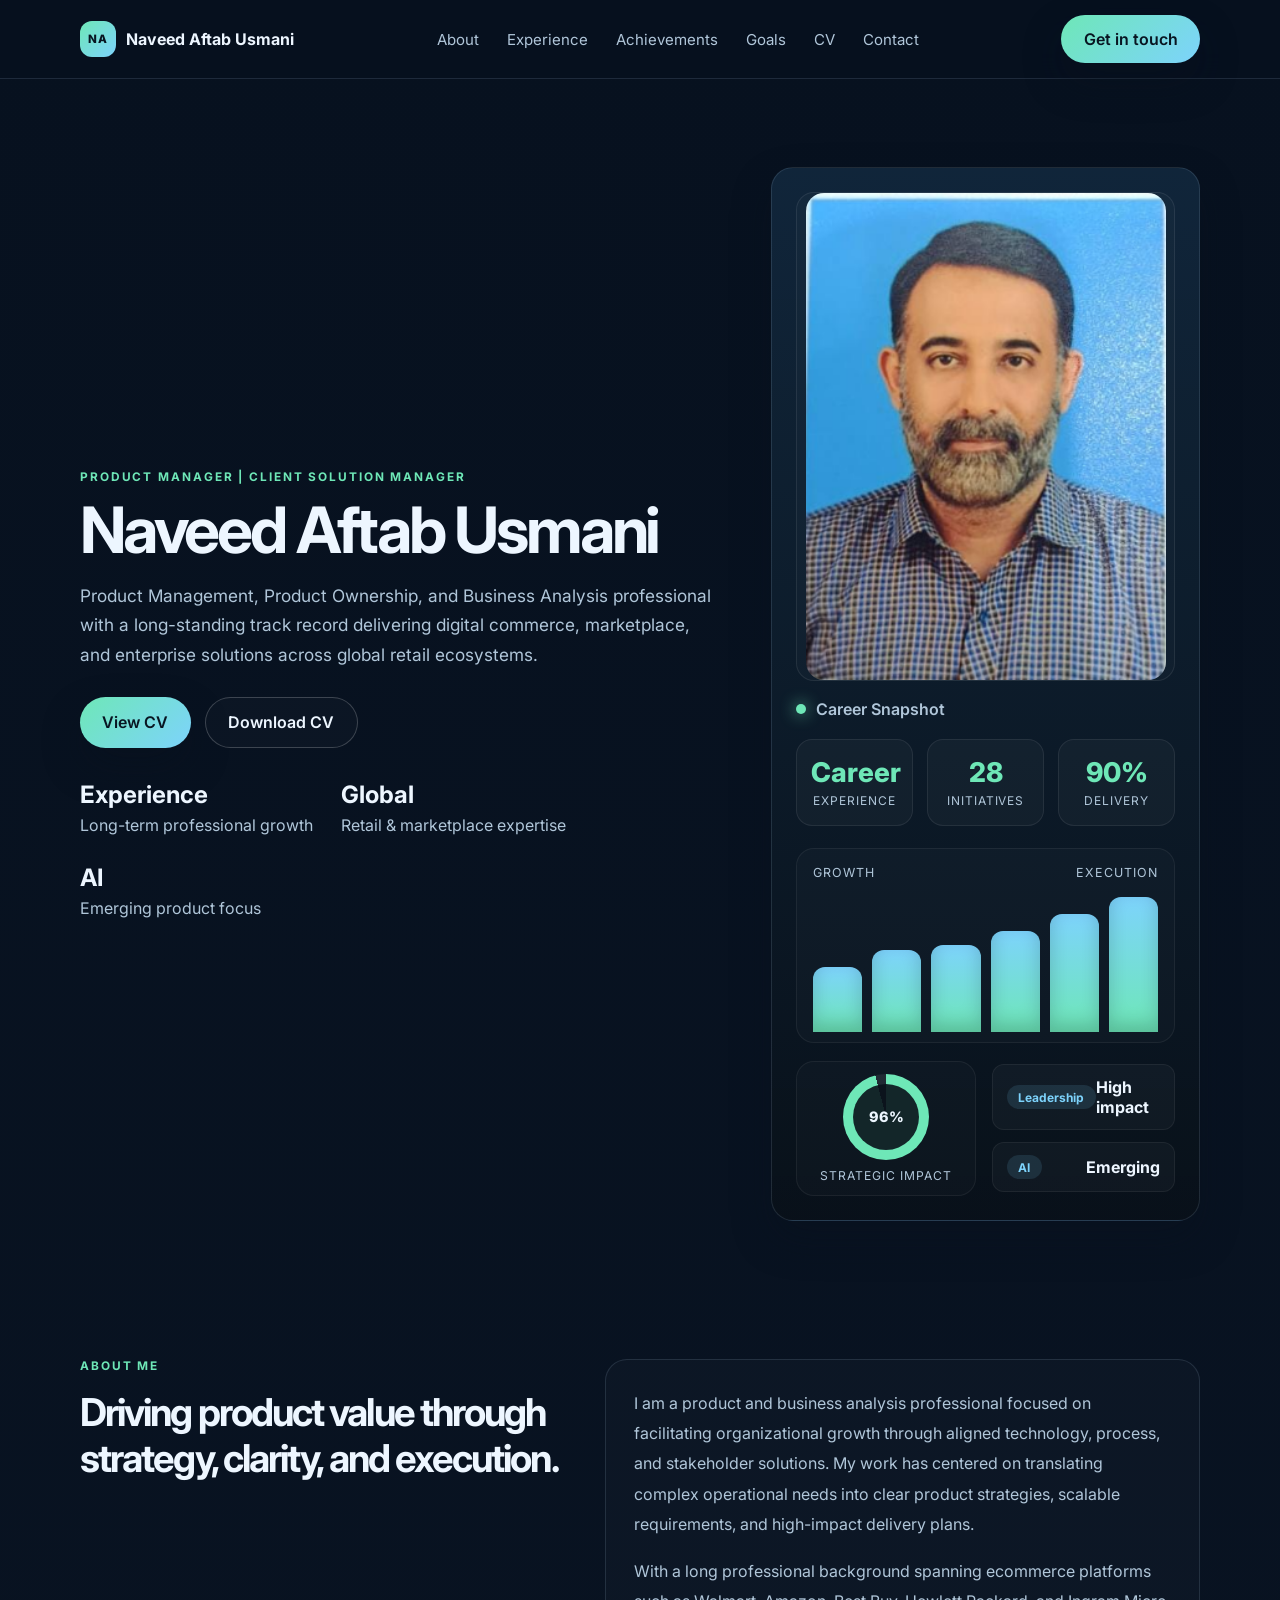
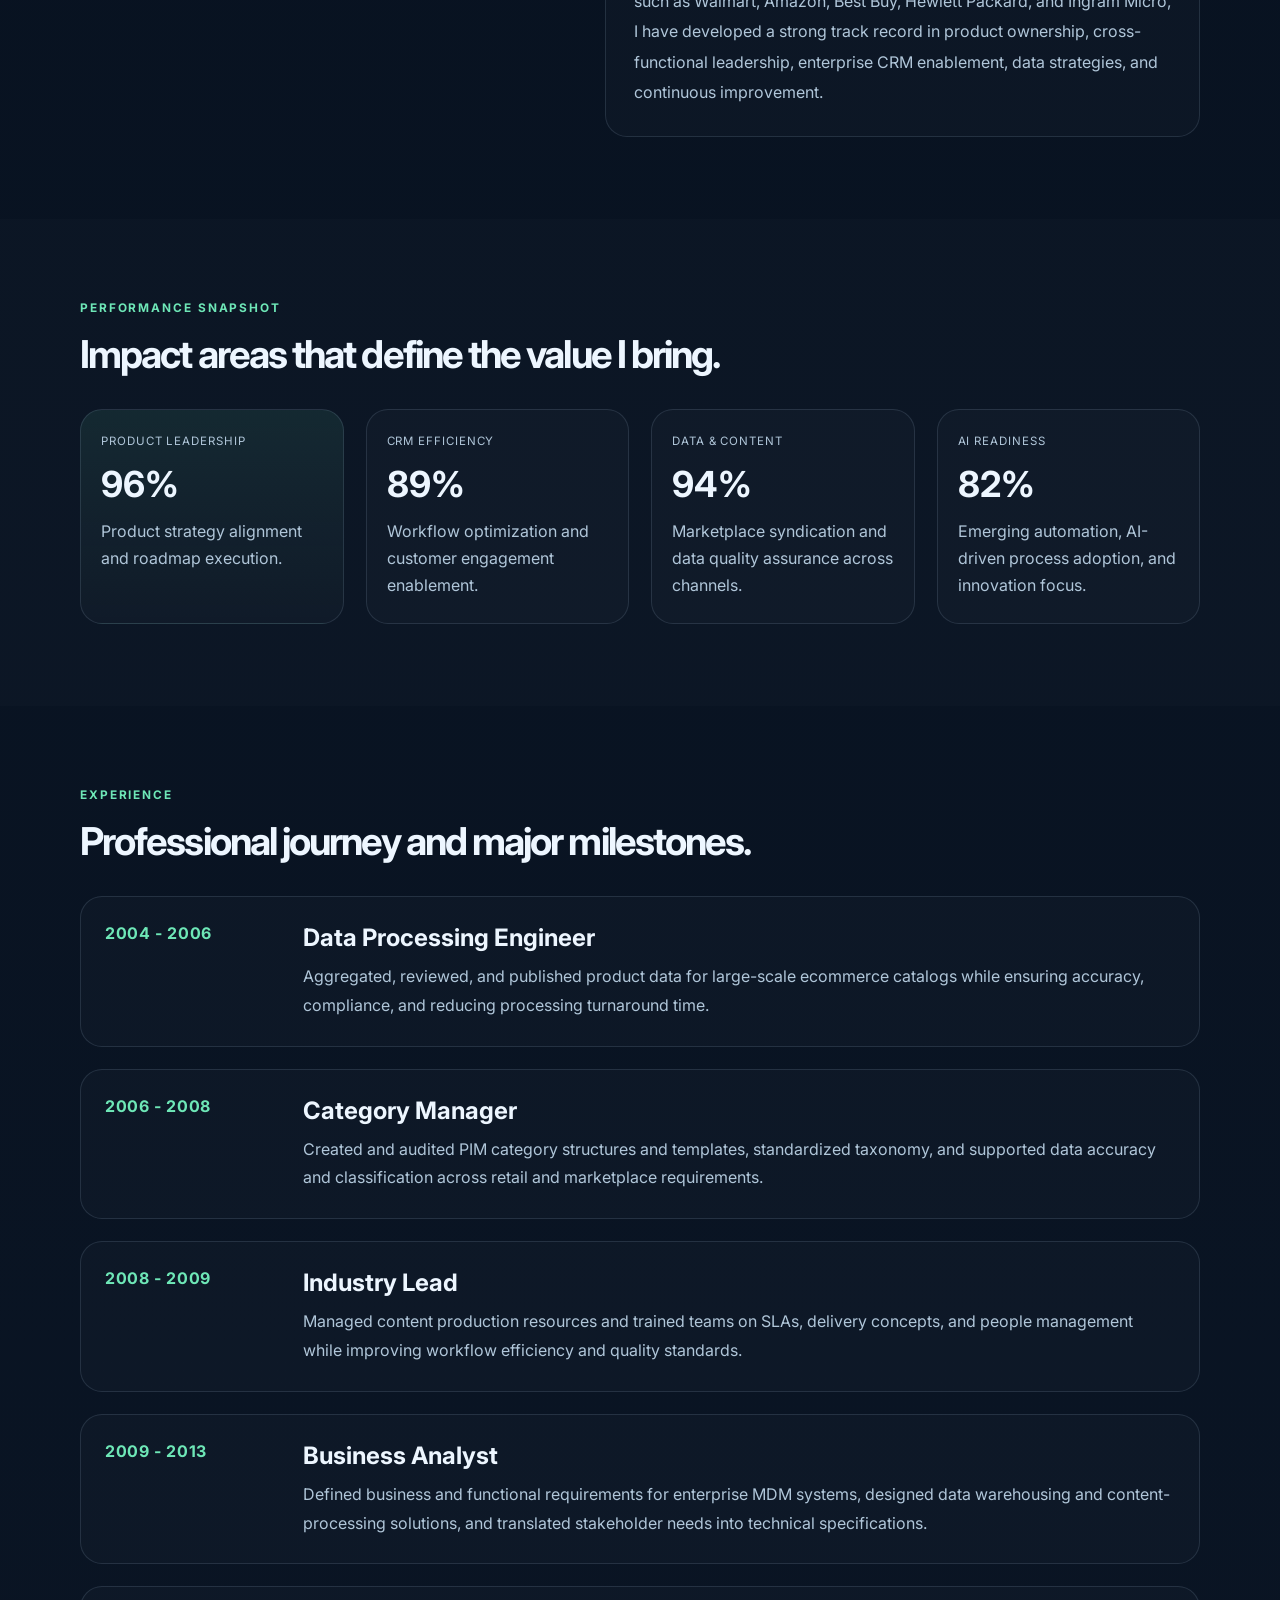
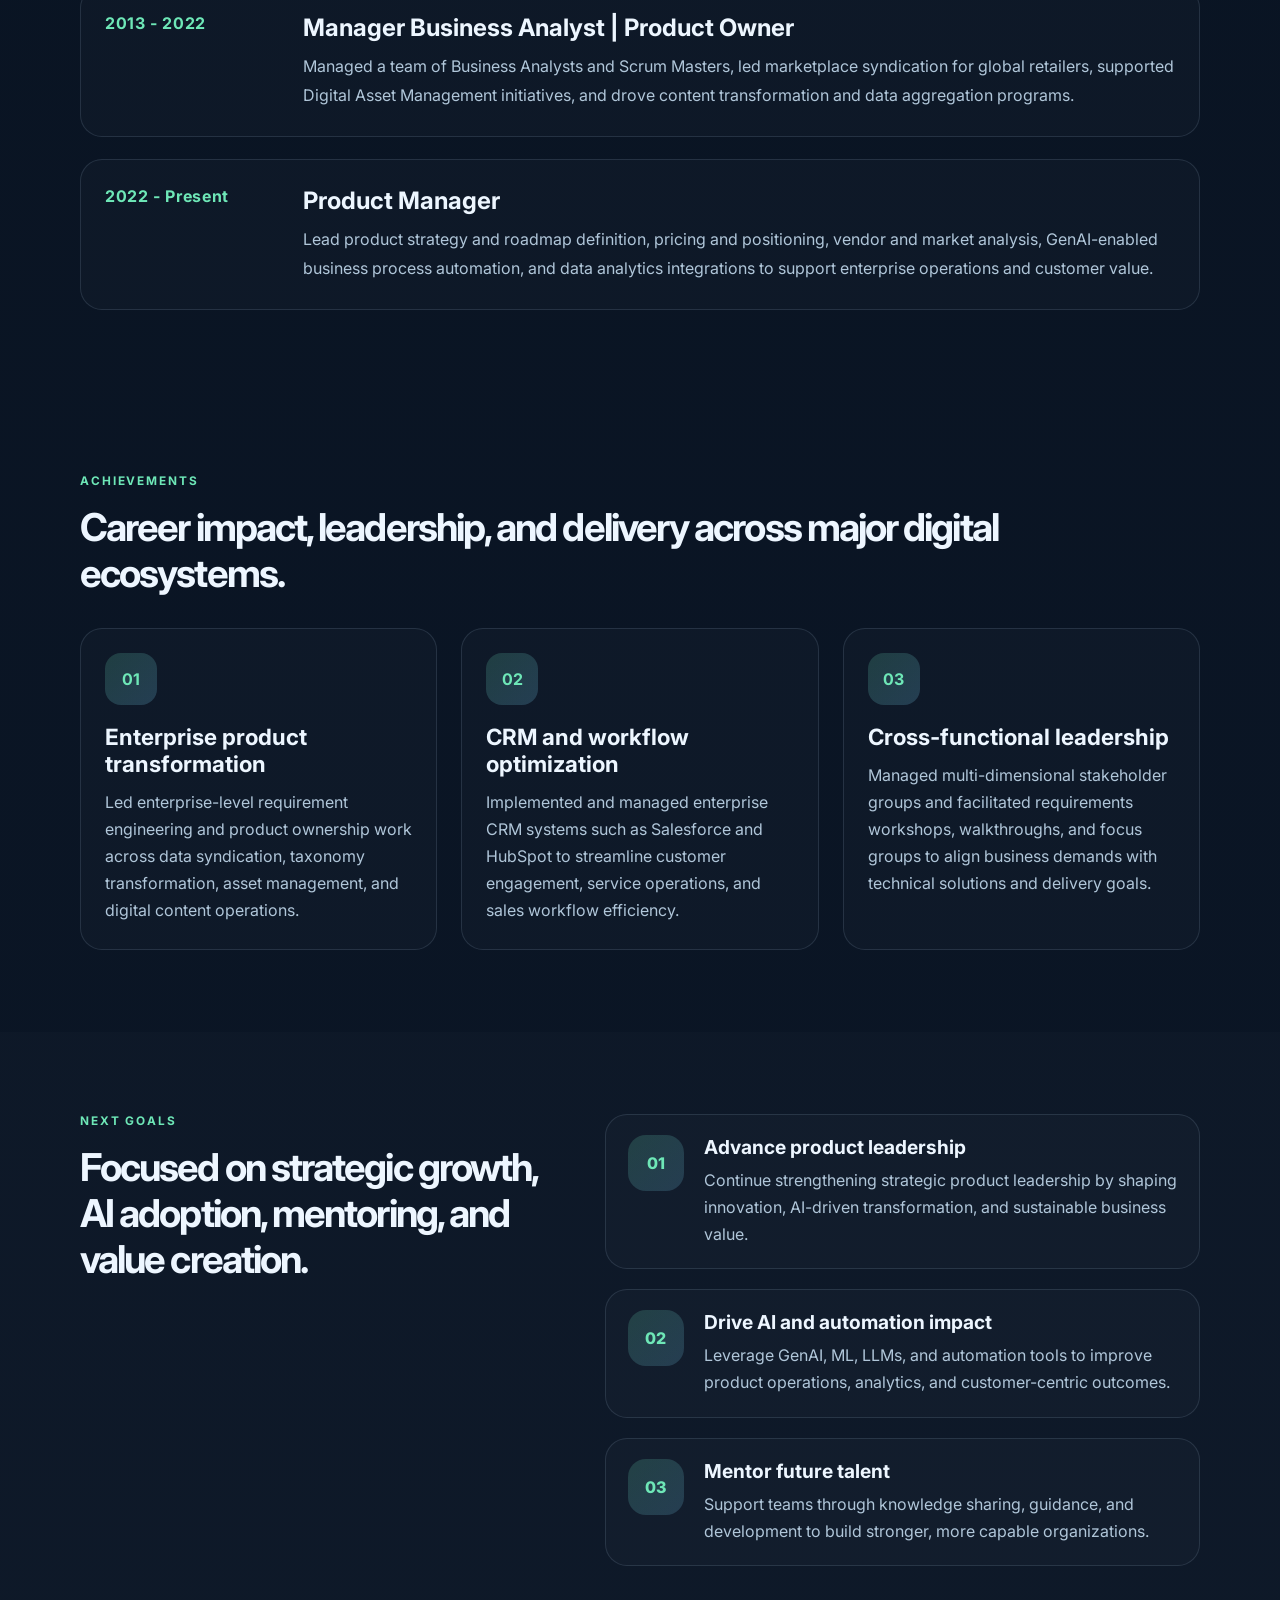
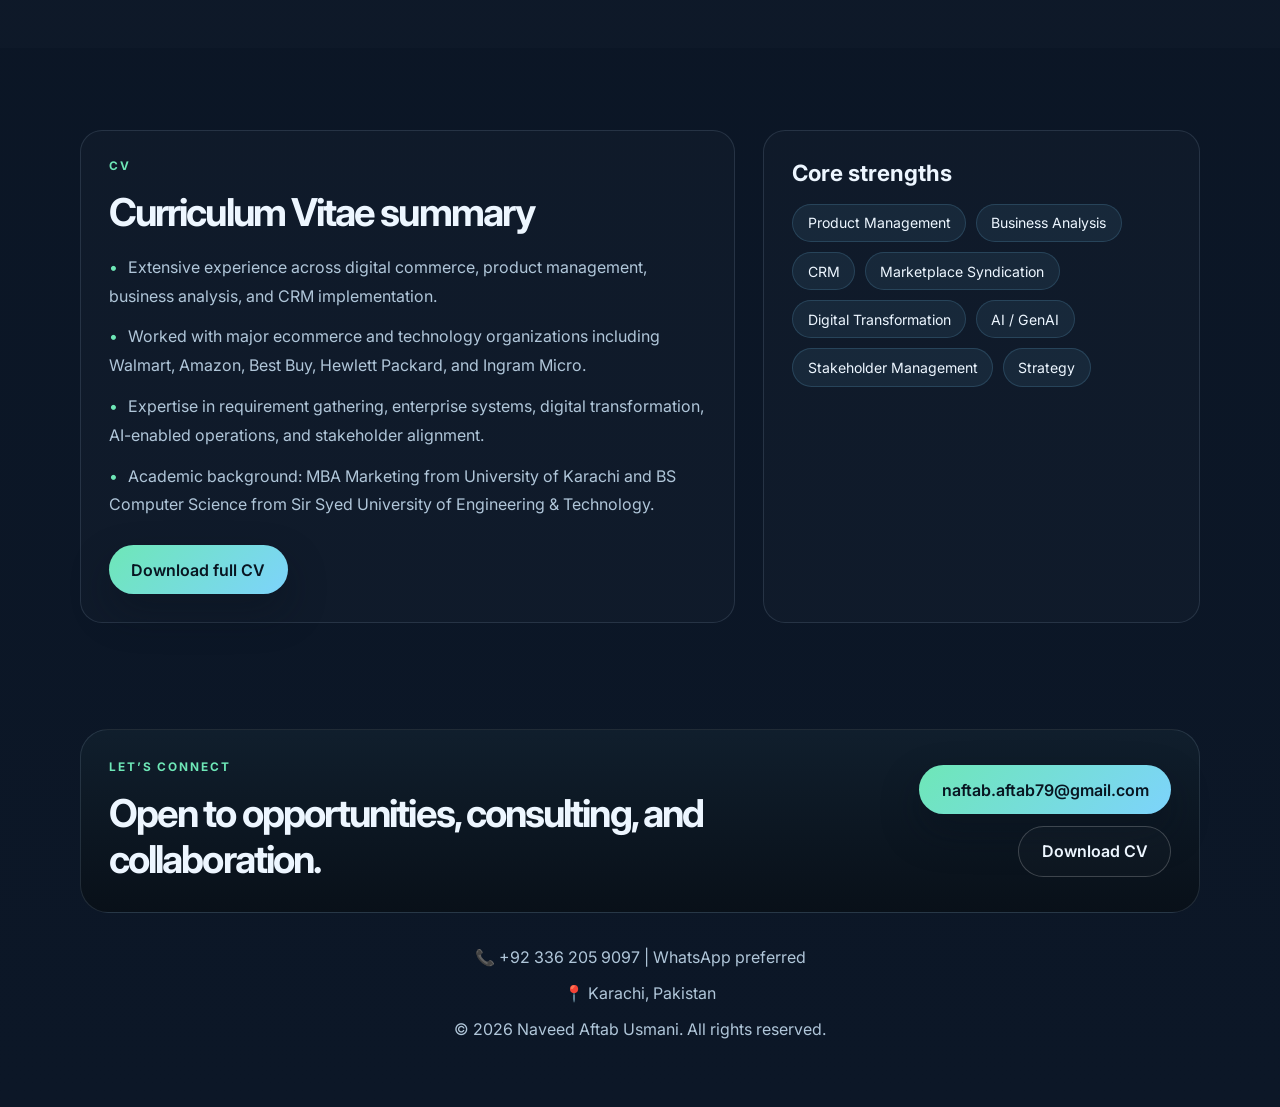
<file: index.html>
<!DOCTYPE html>
<html lang="en">
  <head>
    <meta charset="UTF-8" />
    <meta name="viewport" content="width=device-width, initial-scale=1.0" />
    <title>Naveed Aftab Usmani | Portfolio</title>
    <meta
      name="description"
      content="Portfolio of Naveed Aftab Usmani, Product Manager and Client Solution Manager, highlighting strategic leadership, business analysis, digital commerce, and growth."
    />
    <link rel="preconnect" href="https://fonts.googleapis.com" />
    <link rel="preconnect" href="https://fonts.gstatic.com" crossorigin />
    <link
      href="https://fonts.googleapis.com/css2?family=Inter:wght@400;500;600;700;800&display=swap"
      rel="stylesheet"
    />
    <link rel="stylesheet" href="styles.css" />
  </head>
  <body>
    <header class="site-header">
      <div class="container nav">
        <div class="brand">
          <span class="brand-mark">NA</span>
          <span>Naveed Aftab Usmani</span>
        </div>
        <nav class="main-nav" aria-label="Main Navigation">
          <a href="#about">About</a>
          <a href="#experience">Experience</a>
          <a href="#achievements">Achievements</a>
          <a href="#goals">Goals</a>
          <a href="#cv">CV</a>
          <a href="#contact">Contact</a>
        </nav>
        <a class="button button-primary" href="#contact">Get in touch</a>
      </div>
    </header>

    <main>
      <section class="hero">
        <div class="container hero-grid">
          <div class="hero-copy">
            <p class="eyebrow">Product Manager | Client Solution Manager</p>
            <h1>Naveed Aftab Usmani</h1>
            <p class="subtitle">
              Product Management, Product Ownership, and Business Analysis professional with a long-standing track record delivering digital commerce, marketplace, and enterprise solutions across global retail ecosystems.
            </p>
            <div class="cta-row">
              <a class="button button-primary" href="cv.html">View CV</a>
              <a class="button button-secondary" href="naveed-aftab-usmani-cv.docx">Download CV</a>
            </div>
            <ul class="mini-stats" aria-label="Key highlights">
              <li><strong>Experience</strong><span>Long-term professional growth</span></li>
              <li><strong>Global</strong><span>Retail & marketplace expertise</span></li>
              <li><strong>AI</strong><span>Emerging product focus</span></li>
            </ul>
          </div>

          <div class="hero-panel" aria-label="Professional profile overview">
            <div class="profile-photo-wrap">
              <img
                src="assets/img_58e6139ff62143e5bf68a0953de926a1.png"
                alt="Naveed Aftab Usmani profile photo"
                class="profile-photo"
              />
            </div>

            <div class="panel-header">
              <span class="status-dot"></span>
              <span>Career Snapshot</span>
            </div>

            <div class="dashboard-grid">
              <div class="kpi-box">
                <span>Career</span>
                <small>Experience</small>
              </div>
              <div class="kpi-box">
                <span>28</span>
                <small>Initiatives</small>
              </div>
              <div class="kpi-box">
                <span>90%</span>
                <small>Delivery</small>
              </div>
            </div>

            <div class="chart-wrap" aria-label="Career performance chart">
              <div class="bar-legend">
                <span>Growth</span>
                <span>Execution</span>
              </div>
              <div class="chart-bars personal-bars" aria-hidden="true">
                <span style="height: 46%"></span>
                <span style="height: 58%"></span>
                <span style="height: 62%"></span>
                <span style="height: 72%"></span>
                <span style="height: 84%"></span>
                <span style="height: 96%"></span>
              </div>
            </div>

            <div class="bottom-metrics">
              <div class="donut-card">
                <div class="donut-chart">
                  <span>96%</span>
                </div>
                <p>Strategic impact</p>
              </div>
              <div class="mini-list compact">
                <div><span class="pill neutral">Leadership</span><strong>High impact</strong></div>
                <div><span class="pill neutral">AI</span><strong>Emerging</strong></div>
              </div>
            </div>
          </div>
        </div>
      </section>

      <section id="about" class="section">
        <div class="container two-column">
          <div class="section-intro">
            <p class="eyebrow">About me</p>
            <h2>Driving product value through strategy, clarity, and execution.</h2>
          </div>
          <div class="story-card">
            <p>
              I am a product and business analysis professional focused on facilitating organizational growth through aligned technology, process, and stakeholder solutions. My work has centered on translating complex operational needs into clear product strategies, scalable requirements, and high-impact delivery plans.
            </p>
            <p>
              With a long professional background spanning ecommerce platforms such as Walmart, Amazon, Best Buy, Hewlett Packard, and Ingram Micro, I have developed a strong track record in product ownership, cross-functional leadership, enterprise CRM enablement, data strategies, and continuous improvement.
            </p>
          </div>
        </div>
      </section>

      <section class="section alt-section">
        <div class="container">
          <div class="section-head">
            <p class="eyebrow">Performance Snapshot</p>
            <h2>Impact areas that define the value I bring.</h2>
          </div>
          <div class="stat-grid">
            <div class="stat-card accent-card">
              <span class="stat-label">Product Leadership</span>
              <strong>96%</strong>
              <p>Product strategy alignment and roadmap execution.</p>
            </div>
            <div class="stat-card">
              <span class="stat-label">CRM Efficiency</span>
              <strong>89%</strong>
              <p>Workflow optimization and customer engagement enablement.</p>
            </div>
            <div class="stat-card">
              <span class="stat-label">Data & Content</span>
              <strong>94%</strong>
              <p>Marketplace syndication and data quality assurance across channels.</p>
            </div>
            <div class="stat-card">
              <span class="stat-label">AI Readiness</span>
              <strong>82%</strong>
              <p>Emerging automation, AI-driven process adoption, and innovation focus.</p>
            </div>
          </div>
        </div>
      </section>

      <section id="experience" class="section">
        <div class="container">
          <div class="section-head">
            <p class="eyebrow">Experience</p>
            <h2>Professional journey and major milestones.</h2>
          </div>

          <div class="timeline">
            <article class="timeline-item">
              <div class="timeline-year">2004 - 2006</div>
              <div class="timeline-content">
                <h3>Data Processing Engineer</h3>
                <p>
                  Aggregated, reviewed, and published product data for large-scale ecommerce catalogs while ensuring accuracy, compliance, and reducing processing turnaround time.
                </p>
              </div>
            </article>

            <article class="timeline-item">
              <div class="timeline-year">2006 - 2008</div>
              <div class="timeline-content">
                <h3>Category Manager</h3>
                <p>
                  Created and audited PIM category structures and templates, standardized taxonomy, and supported data accuracy and classification across retail and marketplace requirements.
                </p>
              </div>
            </article>

            <article class="timeline-item">
              <div class="timeline-year">2008 - 2009</div>
              <div class="timeline-content">
                <h3>Industry Lead</h3>
                <p>
                  Managed content production resources and trained teams on SLAs, delivery concepts, and people management while improving workflow efficiency and quality standards.
                </p>
              </div>
            </article>

            <article class="timeline-item">
              <div class="timeline-year">2009 - 2013</div>
              <div class="timeline-content">
                <h3>Business Analyst</h3>
                <p>
                  Defined business and functional requirements for enterprise MDM systems, designed data warehousing and content-processing solutions, and translated stakeholder needs into technical specifications.
                </p>
              </div>
            </article>

            <article class="timeline-item">
              <div class="timeline-year">2013 - 2022</div>
              <div class="timeline-content">
                <h3>Manager Business Analyst | Product Owner</h3>
                <p>
                  Managed a team of Business Analysts and Scrum Masters, led marketplace syndication for global retailers, supported Digital Asset Management initiatives, and drove content transformation and data aggregation programs.
                </p>
              </div>
            </article>

            <article class="timeline-item">
              <div class="timeline-year">2022 - Present</div>
              <div class="timeline-content">
                <h3>Product Manager</h3>
                <p>
                  Lead product strategy and roadmap definition, pricing and positioning, vendor and market analysis, GenAI-enabled business process automation, and data analytics integrations to support enterprise operations and customer value.
                </p>
              </div>
            </article>
          </div>
        </div>
      </section>

      <section id="achievements" class="section">
        <div class="container">
          <div class="section-head">
            <p class="eyebrow">Achievements</p>
            <h2>Career impact, leadership, and delivery across major digital ecosystems.</h2>
          </div>

          <div class="card-grid three-up">
            <article class="info-card">
              <div class="icon">01</div>
              <h3>Enterprise product transformation</h3>
              <p>
                Led enterprise-level requirement engineering and product ownership work across data syndication, taxonomy transformation, asset management, and digital content operations.
              </p>
            </article>
            <article class="info-card">
              <div class="icon">02</div>
              <h3>CRM and workflow optimization</h3>
              <p>
                Implemented and managed enterprise CRM systems such as Salesforce and HubSpot to streamline customer engagement, service operations, and sales workflow efficiency.
              </p>
            </article>
            <article class="info-card">
              <div class="icon">03</div>
              <h3>Cross-functional leadership</h3>
              <p>
                Managed multi-dimensional stakeholder groups and facilitated requirements workshops, walkthroughs, and focus groups to align business demands with technical solutions and delivery goals.
              </p>
            </article>
          </div>
        </div>
      </section>

      <section id="goals" class="section alt-section">
        <div class="container goals-grid">
          <div>
            <p class="eyebrow">Next goals</p>
            <h2>Focused on strategic growth, AI adoption, mentoring, and value creation.</h2>
          </div>
          <div class="goals-list">
            <div class="goal-item">
              <span class="goal-number">01</span>
              <div>
                <h3>Advance product leadership</h3>
                <p>Continue strengthening strategic product leadership by shaping innovation, AI-driven transformation, and sustainable business value.</p>
              </div>
            </div>
            <div class="goal-item">
              <span class="goal-number">02</span>
              <div>
                <h3>Drive AI and automation impact</h3>
                <p>Leverage GenAI, ML, LLMs, and automation tools to improve product operations, analytics, and customer-centric outcomes.</p>
              </div>
            </div>
            <div class="goal-item">
              <span class="goal-number">03</span>
              <div>
                <h3>Mentor future talent</h3>
                <p>Support teams through knowledge sharing, guidance, and development to build stronger, more capable organizations.</p>
              </div>
            </div>
          </div>
        </div>
      </section>

      <section id="cv" class="section">
        <div class="container cv-layout">
          <div class="cv-card">
            <p class="eyebrow">CV</p>
            <h2>Curriculum Vitae summary</h2>
            <ul>
              <li>Extensive experience across digital commerce, product management, business analysis, and CRM implementation.</li>
              <li>Worked with major ecommerce and technology organizations including Walmart, Amazon, Best Buy, Hewlett Packard, and Ingram Micro.</li>
              <li>Expertise in requirement gathering, enterprise systems, digital transformation, AI-enabled operations, and stakeholder alignment.</li>
              <li>Academic background: MBA Marketing from University of Karachi and BS Computer Science from Sir Syed University of Engineering & Technology.</li>
            </ul>
            <a class="button button-primary" href="naveed-aftab-usmani-cv.docx">Download full CV</a>
          </div>

          <div class="skills-card">
            <h3>Core strengths</h3>
            <div class="skill-tags">
              <span>Product Management</span>
              <span>Business Analysis</span>
              <span>CRM</span>
              <span>Marketplace Syndication</span>
              <span>Digital Transformation</span>
              <span>AI / GenAI</span>
              <span>Stakeholder Management</span>
              <span>Strategy</span>
            </div>
          </div>
        </div>
      </section>
    </main>

    <footer id="contact" class="site-footer">
      <div class="container footer-inner">
        <div>
          <p class="eyebrow">Let’s connect</p>
          <h2>Open to opportunities, consulting, and collaboration.</h2>
        </div>
        <div class="footer-actions">
          <a class="button button-primary" href="mailto:naftab.aftab79@gmail.com">naftab.aftab79@gmail.com</a>
          <a class="button button-secondary" href="naveed-aftab-usmani-cv.docx">Download CV</a>
        </div>
      </div>
      <div class="container footer-meta">
        <p>📞 +92 336 205 9097 | WhatsApp preferred</p>
        <p>📍 Karachi, Pakistan</p>
        <p>© <span id="year"></span> Naveed Aftab Usmani. All rights reserved.</p>
      </div>
    </footer>

    <script src="script.js"></script>
  </body>
</html>
</file>
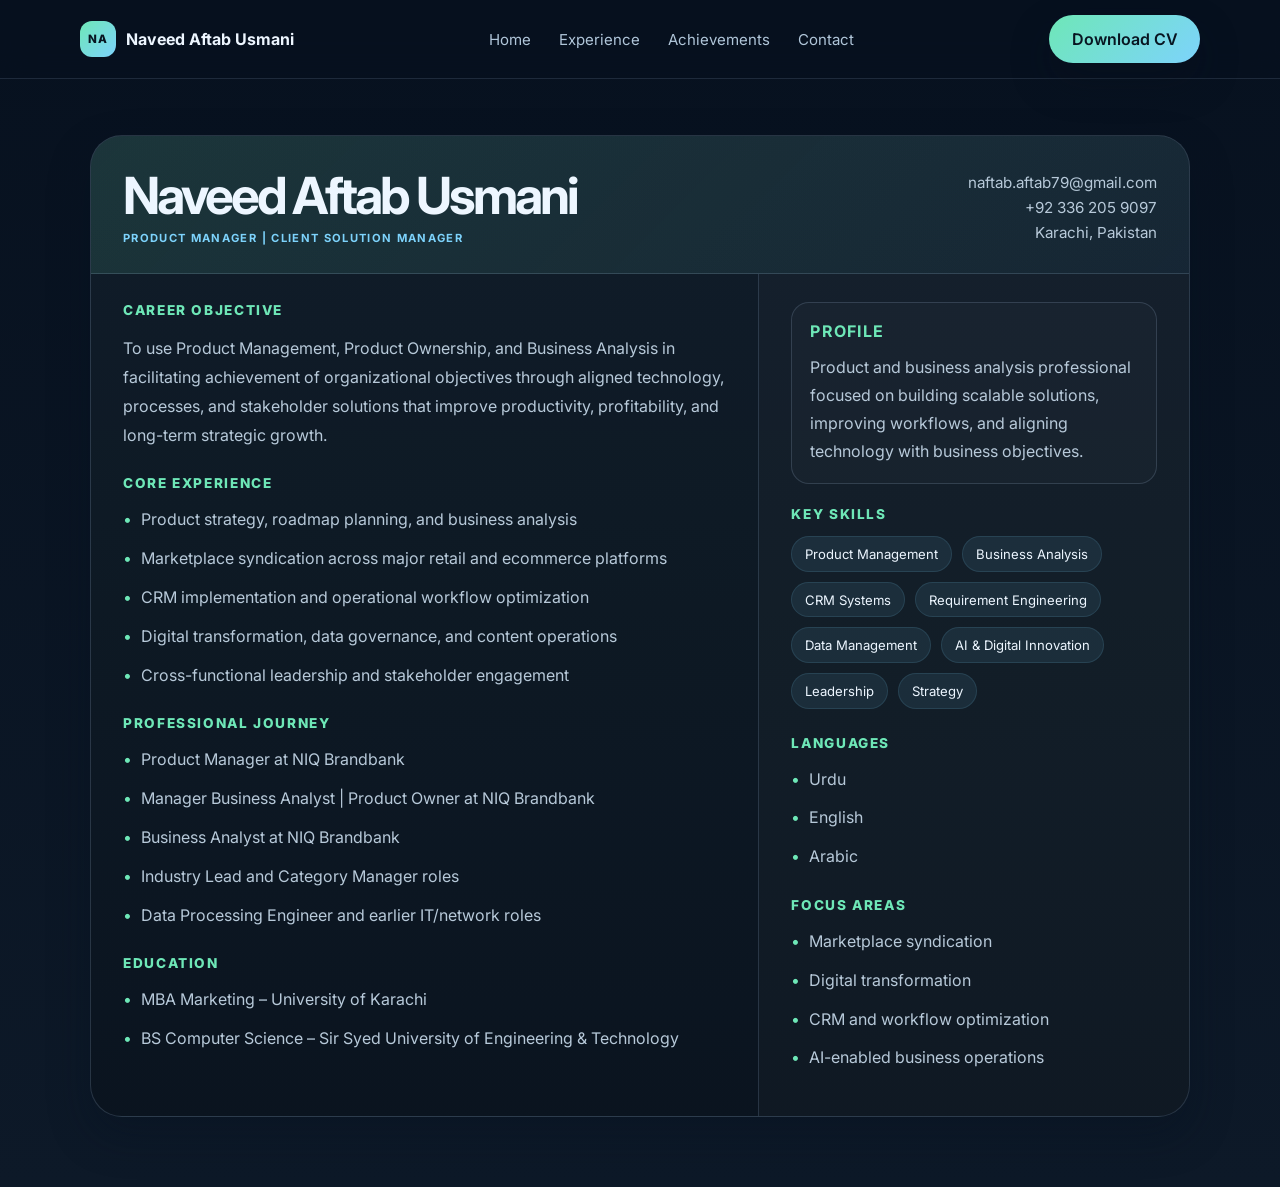
<file: cv.html>
<!DOCTYPE html>
<html lang="en">
  <head>
    <meta charset="UTF-8" />
    <meta name="viewport" content="width=device-width, initial-scale=1.0" />
    <title>Naveed Aftab Usmani | CV</title>
    <meta
      name="description"
      content="Curriculum Vitae of Naveed Aftab Usmani, Product Manager and Client Solution Manager."
    />
    <link rel="preconnect" href="https://fonts.googleapis.com" />
    <link rel="preconnect" href="https://fonts.gstatic.com" crossorigin />
    <link
      href="https://fonts.googleapis.com/css2?family=Inter:wght@400;500;600;700;800&display=swap"
      rel="stylesheet"
    />
    <link rel="stylesheet" href="styles.css" />
    <style>
      :root {
        --cv-bg: #07111f;
        --cv-panel: rgba(16, 29, 42, 0.86);
        --cv-border: rgba(174, 201, 232, 0.18);
        --cv-card: rgba(255, 255, 255, 0.025);
        --cv-text: #edf6ff;
        --cv-muted: #b7c9d9;
        --cv-accent: #7dd3fc;
        --cv-primary: #6ee7b7;
      }

      body {
        background: linear-gradient(180deg, #07111f 0%, #0d1928 100%);
      }

      .cv-page {
        padding: 56px 0 70px;
      }

      .cv-shell {
        max-width: 1100px;
        margin: 0 auto;
        background: linear-gradient(180deg, rgba(17, 30, 42, 0.96), rgba(11, 20, 31, 0.94));
        border: 1px solid var(--cv-border);
        border-radius: 32px;
        box-shadow: 0 18px 40px rgba(7, 17, 31, 0.35);
        overflow: hidden;
      }

      .cv-header {
        display: flex;
        justify-content: space-between;
        align-items: center;
        gap: 24px;
        background: linear-gradient(135deg, rgba(110, 231, 183, 0.12), rgba(125, 211, 252, 0.06));
        border-bottom: 1px solid var(--cv-border);
        padding: 34px 32px 28px;
      }

      .cv-header h1 {
        margin: 0;
        font-size: clamp(2.2rem, 4vw, 3.5rem);
        letter-spacing: -0.06em;
        line-height: 1;
      }

      .cv-role {
        margin-top: 10px;
        color: var(--cv-accent);
        letter-spacing: 0.12em;
        text-transform: uppercase;
        font-size: 0.7rem;
        font-weight: 700;
      }

      .cv-contact {
        display: grid;
        gap: 6px;
        color: var(--cv-muted);
        font-size: 0.95rem;
        text-align: right;
      }

      .cv-body {
        display: grid;
        grid-template-columns: 1.4fr 0.9fr;
        gap: 0;
      }

      .cv-main,
      .cv-side {
        padding: 28px 32px 18px;
      }

      .cv-main {
        border-right: 1px solid var(--cv-border);
      }

      .cv-side {
        background: rgba(255, 255, 255, 0.018);
      }

      .cv-section {
        margin-bottom: 26px;
      }

      .cv-section h2 {
        margin: 0 0 14px;
        font-size: 0.85rem;
        letter-spacing: 0.12em;
        text-transform: uppercase;
        color: var(--cv-primary);
        font-weight: 800;
      }

      .cv-section p,
      .cv-section li {
        color: var(--cv-muted);
        line-height: 1.8;
      }

      .cv-list {
        list-style: none;
        padding: 0;
        margin: 0;
      }

      .cv-list li {
        position: relative;
        padding-left: 18px;
        margin-bottom: 10px;
      }

      .cv-list li::before {
        content: "•";
        position: absolute;
        left: 0;
        top: 0;
        color: var(--cv-primary);
      }

      .summary-box {
        background: rgba(255, 255, 255, 0.02);
        border: 1px solid var(--cv-border);
        border-radius: 18px;
        padding: 18px;
        margin-bottom: 22px;
      }

      .summary-box h3 {
        margin: 0 0 12px;
        font-size: 1rem;
        letter-spacing: 0.08em;
        text-transform: uppercase;
        color: var(--cv-primary);
      }

      .summary-box p {
        margin: 0;
        color: var(--cv-muted);
        line-height: 1.75;
      }

      .chip-list {
        display: flex;
        flex-wrap: wrap;
        gap: 10px;
      }

      .chip {
        display: inline-flex;
        align-items: center;
        padding: 0.55rem 0.8rem;
        border-radius: 999px;
        background: rgba(125, 211, 252, 0.09);
        border: 1px solid rgba(125, 211, 252, 0.12);
        color: var(--cv-text);
        font-size: 0.82rem;
      }

      @media (max-width: 900px) {
        .cv-body {
          grid-template-columns: 1fr;
        }

        .cv-main {
          border-right: none;
          border-bottom: 1px solid var(--cv-border);
        }
      }

      @media (max-width: 700px) {
        .cv-header {
          flex-direction: column;
          align-items: flex-start;
        }

        .cv-contact {
          text-align: left;
        }

        .cv-main,
        .cv-side {
          padding-left: 20px;
          padding-right: 20px;
        }
      }
    </style>
  </head>
  <body>
    <header class="site-header">
      <div class="container nav">
        <div class="brand">
          <span class="brand-mark">NA</span>
          <span>Naveed Aftab Usmani</span>
        </div>
        <nav class="main-nav" aria-label="Main Navigation">
          <a href="index.html">Home</a>
          <a href="index.html#experience">Experience</a>
          <a href="index.html#achievements">Achievements</a>
          <a href="index.html#contact">Contact</a>
        </nav>
        <a class="button button-primary" href="naveed-aftab-usmani-cv.docx">Download CV</a>
      </div>
    </header>

    <main class="cv-page">
      <div class="container">
        <div class="cv-shell">
          <div class="cv-header">
            <div>
              <h1>Naveed Aftab Usmani</h1>
              <div class="cv-role">Product Manager | Client Solution Manager</div>
            </div>
            <div class="cv-contact">
              <div>naftab.aftab79@gmail.com</div>
              <div>+92 336 205 9097</div>
              <div>Karachi, Pakistan</div>
            </div>
          </div>

          <div class="cv-body">
            <div class="cv-main">
              <section class="cv-section">
                <h2>Career Objective</h2>
                <p>
                  To use Product Management, Product Ownership, and Business Analysis in facilitating achievement of organizational objectives through aligned technology, processes, and stakeholder solutions that improve productivity, profitability, and long-term strategic growth.
                </p>
              </section>

              <section class="cv-section">
                <h2>Core Experience</h2>
                <ul class="cv-list">
                  <li>Product strategy, roadmap planning, and business analysis</li>
                  <li>Marketplace syndication across major retail and ecommerce platforms</li>
                  <li>CRM implementation and operational workflow optimization</li>
                  <li>Digital transformation, data governance, and content operations</li>
                  <li>Cross-functional leadership and stakeholder engagement</li>
                </ul>
              </section>

              <section class="cv-section">
                <h2>Professional Journey</h2>
                <ul class="cv-list">
                  <li>Product Manager at NIQ Brandbank</li>
                  <li>Manager Business Analyst | Product Owner at NIQ Brandbank</li>
                  <li>Business Analyst at NIQ Brandbank</li>
                  <li>Industry Lead and Category Manager roles</li>
                  <li>Data Processing Engineer and earlier IT/network roles</li>
                </ul>
              </section>

              <section class="cv-section">
                <h2>Education</h2>
                <ul class="cv-list">
                  <li>MBA Marketing – University of Karachi</li>
                  <li>BS Computer Science – Sir Syed University of Engineering &amp; Technology</li>
                </ul>
              </section>
            </div>

            <aside class="cv-side">
              <div class="summary-box">
                <h3>Profile</h3>
                <p>
                  Product and business analysis professional focused on building scalable solutions, improving workflows, and aligning technology with business objectives.
                </p>
              </div>

              <section class="cv-section">
                <h2>Key Skills</h2>
                <div class="chip-list">
                  <span class="chip">Product Management</span>
                  <span class="chip">Business Analysis</span>
                  <span class="chip">CRM Systems</span>
                  <span class="chip">Requirement Engineering</span>
                  <span class="chip">Data Management</span>
                  <span class="chip">AI &amp; Digital Innovation</span>
                  <span class="chip">Leadership</span>
                  <span class="chip">Strategy</span>
                </div>
              </section>

              <section class="cv-section">
                <h2>Languages</h2>
                <ul class="cv-list">
                  <li>Urdu</li>
                  <li>English</li>
                  <li>Arabic</li>
                </ul>
              </section>

              <section class="cv-section">
                <h2>Focus Areas</h2>
                <ul class="cv-list">
                  <li>Marketplace syndication</li>
                  <li>Digital transformation</li>
                  <li>CRM and workflow optimization</li>
                  <li>AI-enabled business operations</li>
                </ul>
              </section>
            </aside>
          </div>
        </div>
      </div>
    </main>
  </body>
</html>
</file>
<file: styles.css>
:root {
  --bg: #07111f;
  --bg-soft: #0d1b2a;
  --panel: rgba(17, 31, 45, 0.9);
  --panel-soft: rgba(255, 255, 255, 0.02);
  --text: #edf6ff;
  --muted: #b0c6d9;
  --primary: #6ee7b7;
  --primary-strong: #34d399;
  --accent: #7dd3fc;
  --line: rgba(174, 201, 232, 0.14);
  --shadow: 0 18px 38px rgba(10, 18, 29, 0.35);
  --radius: 22px;
}

* {
  box-sizing: border-box;
}

html {
  scroll-behavior: smooth;
}

body {
  margin: 0;
  font-family: "Inter", sans-serif;
  background: linear-gradient(180deg, #07111f 0%, #0c1727 100%);
  color: var(--text);
}

a {
  color: inherit;
  text-decoration: none;
}

img {
  max-width: 100%;
  display: block;
}

.container {
  width: min(1120px, calc(100% - 32px));
  margin: 0 auto;
}

.site-header {
  position: sticky;
  top: 0;
  z-index: 10;
  backdrop-filter: blur(14px);
  background: rgba(7, 17, 31, 0.75);
  border-bottom: 1px solid var(--line);
}

.nav {
  display: flex;
  align-items: center;
  justify-content: space-between;
  min-height: 78px;
  gap: 20px;
}

.brand {
  display: inline-flex;
  align-items: center;
  gap: 10px;
  font-weight: 700;
}

.brand-mark {
  width: 36px;
  height: 36px;
  display: grid;
  place-items: center;
  border-radius: 12px;
  background: linear-gradient(135deg, var(--primary), var(--accent));
  color: #081521;
  font-size: 0.72rem;
  letter-spacing: 0.06em;
  font-weight: 800;
}

.main-nav {
  display: flex;
  align-items: center;
  gap: 28px;
  color: var(--muted);
  font-size: 0.94rem;
}

.main-nav a:hover,
.main-nav a.active {
  color: var(--text);
}

.button {
  display: inline-flex;
  align-items: center;
  justify-content: center;
  padding: 0.9rem 1.4rem;
  border-radius: 999px;
  font-weight: 600;
  transition: transform 0.2s ease, box-shadow 0.2s ease;
}

.button:hover {
  transform: translateY(-1px);
}

.button-primary {
  background: linear-gradient(135deg, var(--primary), var(--accent));
  color: #081521;
  box-shadow: var(--shadow);
}

.button-secondary {
  border: 1px solid rgba(255, 255, 255, 0.2);
  background: rgba(255, 255, 255, 0.02);
  color: var(--text);
}

.hero {
  padding: 88px 0 56px;
}

.hero-grid {
  display: grid;
  grid-template-columns: 1.2fr 0.8fr;
  align-items: center;
  gap: 48px;
}

.eyebrow {
  margin: 0 0 16px;
  text-transform: uppercase;
  letter-spacing: 0.16em;
  font-size: 0.74rem;
  color: var(--primary);
  font-weight: 700;
}

.hero-copy h1 {
  font-size: clamp(2.8rem, 5vw, 5rem);
  line-height: 0.95;
  margin: 0 0 20px;
  letter-spacing: -0.05em;
}

.subtitle {
  max-width: 650px;
  color: var(--muted);
  font-size: 1.08rem;
  line-height: 1.7;
  margin-bottom: 28px;
}

.cta-row {
  display: flex;
  flex-wrap: wrap;
  gap: 14px;
  margin-bottom: 32px;
}

.mini-stats {
  list-style: none;
  padding: 0;
  margin: 0;
  display: flex;
  flex-wrap: wrap;
  gap: 28px;
}

.mini-stats li {
  display: flex;
  flex-direction: column;
  gap: 6px;
  min-width: 150px;
}

.mini-stats strong {
  font-size: 1.5rem;
}

.mini-stats span {
  color: var(--muted);
}

.hero-panel {
  background: linear-gradient(180deg, rgba(18, 40, 61, 0.9), rgba(9, 17, 26, 0.95));
  border: 1px solid var(--line);
  border-radius: var(--radius);
  padding: 24px;
  box-shadow: var(--shadow);
}

.profile-photo-wrap {
  width: 100%;
  margin-bottom: 18px;
  border-radius: 18px;
  overflow: hidden;
  border: 1px solid rgba(255, 255, 255, 0.08);
  background: rgba(255, 255, 255, 0.02);
}
.profile-photo {
  display: block;
  width: 100%;
  max-width: 360px;
  height: auto;
  margin: 0 auto;
  object-fit: cover;
  object-position: center top;
  border-radius: 18px;
}

.panel-header {
  display: flex;
  align-items: center;
  gap: 10px;
  color: var(--muted);
  margin-bottom: 20px;
  font-weight: 600;
}

.status-dot {
  width: 10px;
  height: 10px;
  background: var(--primary);
  border-radius: 50%;
  box-shadow: 0 0 16px rgba(110, 231, 183, 0.9);
}

.dashboard-grid {
  display: grid;
  grid-template-columns: repeat(3, minmax(0, 1fr));
  gap: 14px;
  margin-bottom: 22px;
}

.kpi-box {
  background: rgba(255, 255, 255, 0.03);
  border: 1px solid rgba(255, 255, 255, 0.08);
  border-radius: 16px;
  padding: 16px 14px;
  text-align: center;
}

.kpi-box span {
  display: block;
  font-size: 1.7rem;
  font-weight: 800;
  color: var(--primary);
}

.kpi-box small {
  color: var(--muted);
  font-size: 0.75rem;
  letter-spacing: 0.08em;
  text-transform: uppercase;
}

.chart-wrap {
  background: rgba(255, 255, 255, 0.02);
  border: 1px solid rgba(255, 255, 255, 0.06);
  border-radius: 18px;
  padding: 16px 16px 10px;
  margin-bottom: 18px;
}

.bar-legend {
  display: flex;
  justify-content: space-between;
  color: var(--muted);
  font-size: 0.78rem;
  letter-spacing: 0.08em;
  text-transform: uppercase;
  margin-bottom: 12px;
}

.personal-bars {
  height: 140px;
  display: flex;
  align-items: end;
  gap: 10px;
}

.personal-bars span {
  flex: 1;
  background: linear-gradient(180deg, var(--accent), var(--primary));
  border-radius: 12px 12px 0 0;
  min-height: 34%;
  box-shadow: inset 0 -8px 18px rgba(7, 17, 31, 0.2);
}

.bottom-metrics {
  display: grid;
  grid-template-columns: 180px 1fr;
  gap: 16px;
  align-items: center;
}

.donut-card {
  display: grid;
  place-items: center;
  background: rgba(255, 255, 255, 0.02);
  border: 1px solid rgba(255, 255, 255, 0.06);
  border-radius: 18px;
  padding: 12px;
}

.donut-chart {
  width: 86px;
  height: 86px;
  border-radius: 50%;
  display: grid;
  place-items: center;
  background: conic-gradient(var(--primary) 0 96%, rgba(255,255,255,0.08) 96% 100%);
  position: relative;
  margin-bottom: 8px;
}

.donut-chart::before {
  content: "";
  position: absolute;
  inset: 10px;
  background: rgba(9, 17, 26, 0.9);
  border-radius: 50%;
}

.donut-chart span {
  position: relative;
  z-index: 1;
  font-size: 0.9rem;
  font-weight: 800;
  color: var(--text);
}

.donut-card p {
  margin: 0;
  color: var(--muted);
  font-size: 0.76rem;
  text-transform: uppercase;
  letter-spacing: 0.08em;
}

.metric-row {
  display: flex;
  justify-content: space-between;
  align-items: end;
  padding: 18px 0 8px;
}

.metric-row small {
  display: block;
  color: var(--muted);
  margin-bottom: 6px;
}

.metric-row strong {
  font-size: 1.2rem;
  line-height: 1.4;
}

.trend {
  padding: 0.45rem 0.7rem;
  border-radius: 999px;
  font-weight: 700;
  font-size: 0.85rem;
}

.trend.positive {
  background: rgba(110, 231, 183, 0.12);
  color: var(--primary);
}

.mini-list {
  display: grid;
  gap: 12px;
  margin-top: 10px;
}

.mini-list > div {
  display: flex;
  align-items: center;
  justify-content: space-between;
  background: rgba(255, 255, 255, 0.03);
  border: 1px solid rgba(255, 255, 255, 0.06);
  border-radius: 12px;
  padding: 12px 14px;
}

.compact {
  margin-top: 0;
}

.pill {
  display: inline-flex;
  align-items: center;
  border-radius: 999px;
  padding: 0.28rem 0.7rem;
  font-size: 0.75rem;
  font-weight: 700;
}

.pill.neutral {
  background: rgba(125, 211, 252, 0.12);
  color: var(--accent);
}

.stat-grid {
  display: grid;
  grid-template-columns: repeat(4, minmax(0, 1fr));
  gap: 22px;
}

.stat-card {
  background: rgba(255, 255, 255, 0.02);
  border: 1px solid var(--line);
  border-radius: var(--radius);
  padding: 24px 20px;
}

.accent-card {
  background: linear-gradient(180deg, rgba(110, 231, 183, 0.09), rgba(255, 255, 255, 0.02));
}

.stat-label {
  display: block;
  letter-spacing: 0.08em;
  text-transform: uppercase;
  font-size: 0.72rem;
  color: var(--muted);
  margin-bottom: 14px;
}

.stat-card strong {
  display: block;
  font-size: clamp(2rem, 2.8vw, 2.7rem);
  color: var(--text);
  margin-bottom: 12px;
}

.stat-card p {
  margin: 0;
  color: var(--muted);
  line-height: 1.7;
}

.section {
  padding: 82px 0;
}

.alt-section {
  background: rgba(255, 255, 255, 0.01);
}

.section-head {
  margin-bottom: 32px;
}

.section-head h2,
.section-intro h2,
.cv-card h2,
.goals-grid h2 {
  margin: 0;
  font-size: clamp(2rem, 3vw, 3rem);
  letter-spacing: -0.05em;
}

.two-column {
  display: grid;
  grid-template-columns: 0.9fr 1.1fr;
  align-items: start;
  gap: 38px;
}

.story-card {
  background: rgba(255, 255, 255, 0.02);
  border: 1px solid var(--line);
  border-radius: var(--radius);
  padding: 28px;
  color: var(--muted);
  line-height: 1.9;
}

.story-card p {
  margin: 0 0 16px;
}

.story-card p:last-child {
  margin-bottom: 0;
}

.timeline {
  display: grid;
  gap: 22px;
}

.timeline-item {
  display: grid;
  grid-template-columns: 180px 1fr;
  gap: 18px;
  padding: 26px 24px;
  background: rgba(255, 255, 255, 0.02);
  border: 1px solid var(--line);
  border-radius: var(--radius);
}

.timeline-year {
  font-weight: 700;
  color: var(--primary);
  letter-spacing: 0.04em;
}

.timeline-content h3 {
  margin: 0 0 10px;
  font-size: 1.5rem;
}

.timeline-content p {
  margin: 0;
  color: var(--muted);
  line-height: 1.8;
}

.card-grid {
  display: grid;
  gap: 24px;
}

.three-up {
  grid-template-columns: repeat(3, minmax(0, 1fr));
}

.info-card {
  background: rgba(255, 255, 255, 0.02);
  border: 1px solid var(--line);
  border-radius: var(--radius);
  padding: 24px;
}

.icon {
  width: 52px;
  height: 52px;
  display: grid;
  place-items: center;
  border-radius: 16px;
  background: linear-gradient(135deg, rgba(110, 231, 183, 0.18), rgba(125, 211, 252, 0.2));
  color: var(--primary);
  font-weight: 700;
  margin-bottom: 18px;
}

.info-card h3 {
  margin: 0 0 12px;
  font-size: 1.4rem;
}

.info-card p {
  margin: 0;
  line-height: 1.7;
  color: var(--muted);
}

.goals-grid {
  display: grid;
  grid-template-columns: 0.9fr 1.1fr;
  gap: 38px;
  align-items: start;
}

.goals-list {
  display: grid;
  gap: 20px;
}

.goal-item {
  display: grid;
  grid-template-columns: 56px 1fr;
  gap: 20px;
  align-items: start;
  background: rgba(255, 255, 255, 0.02);
  border: 1px solid var(--line);
  border-radius: var(--radius);
  padding: 20px 22px;
}

.goal-number {
  width: 56px;
  height: 56px;
  display: grid;
  place-items: center;
  border-radius: 18px;
  background: linear-gradient(135deg, rgba(110, 231, 183, 0.18), rgba(125, 211, 252, 0.18));
  color: var(--primary);
  font-weight: 800;
}

.goal-item h3 {
  margin: 0 0 8px;
  font-size: 1.2rem;
}

.goal-item p {
  margin: 0;
  line-height: 1.7;
  color: var(--muted);
}

.cv-layout {
  display: grid;
  grid-template-columns: 1.2fr 0.8fr;
  gap: 28px;
  align-items: stretch;
}

.cv-card,
.skills-card {
  background: rgba(255, 255, 255, 0.02);
  border: 1px solid var(--line);
  border-radius: var(--radius);
  padding: 28px;
}

.cv-card ul {
  list-style: none;
  padding: 0;
  margin: 18px 0 26px;
  display: grid;
  gap: 12px;
  color: var(--muted);
  line-height: 1.8;
}

.cv-card li::before {
  content: "•";
  color: var(--primary);
  margin-right: 10px;
}

.skills-card h3 {
  margin: 0 0 18px;
  font-size: 1.4rem;
}

.skill-tags {
  display: flex;
  flex-wrap: wrap;
  gap: 10px;
}

.skill-tags span {
  display: inline-flex;
  align-items: center;
  padding: 0.6rem 0.9rem;
  border-radius: 999px;
  background: rgba(125, 211, 252, 0.08);
  color: var(--text);
  border: 1px solid rgba(125, 211, 252, 0.16);
  font-size: 0.88rem;
}

.site-footer {
  padding: 24px 0 52px;
}

.footer-inner {
  border: 1px solid var(--line);
  border-radius: 28px;
  padding: 30px 28px;
  display: flex;
  align-items: center;
  justify-content: space-between;
  gap: 20px;
  background: linear-gradient(180deg, rgba(17, 31, 45, 0.95), rgba(9, 16, 24, 0.95));
}

.footer-inner h2 {
  margin: 0;
  font-size: clamp(1.8rem, 3vw, 2.7rem);
  letter-spacing: -0.05em;
}

.footer-meta {
  padding-top: 18px;
  color: var(--muted);
  text-align: center;
}

.footer-actions {
  display: flex;
  flex-wrap: wrap;
  gap: 12px;
  justify-content: flex-end;
}

@media (max-width: 900px) {
  .hero-grid,
  .two-column,
  .goals-grid,
  .cv-layout,
  .three-up,
  .stat-grid,
  .footer-inner,
  .bottom-metrics {
    grid-template-columns: 1fr;
    display: grid;
  }

  .nav {
    flex-wrap: wrap;
    justify-content: center;
    padding: 18px 0;
  }

  .main-nav {
    width: 100%;
    justify-content: center;
    flex-wrap: wrap;
  }

  .timeline-item {
    grid-template-columns: 1fr;
  }
}

@media (max-width: 640px) {
  .hero {
    padding-top: 64px;
  }

  .hero-copy h1 {
    font-size: 2.6rem;
  }

  .mini-stats {
    flex-direction: column;
    gap: 12px;
  }

  .footer-inner {
    padding: 24px 18px;
  }

  .goal-item {
    grid-template-columns: 1fr;
  }
}
</file>
